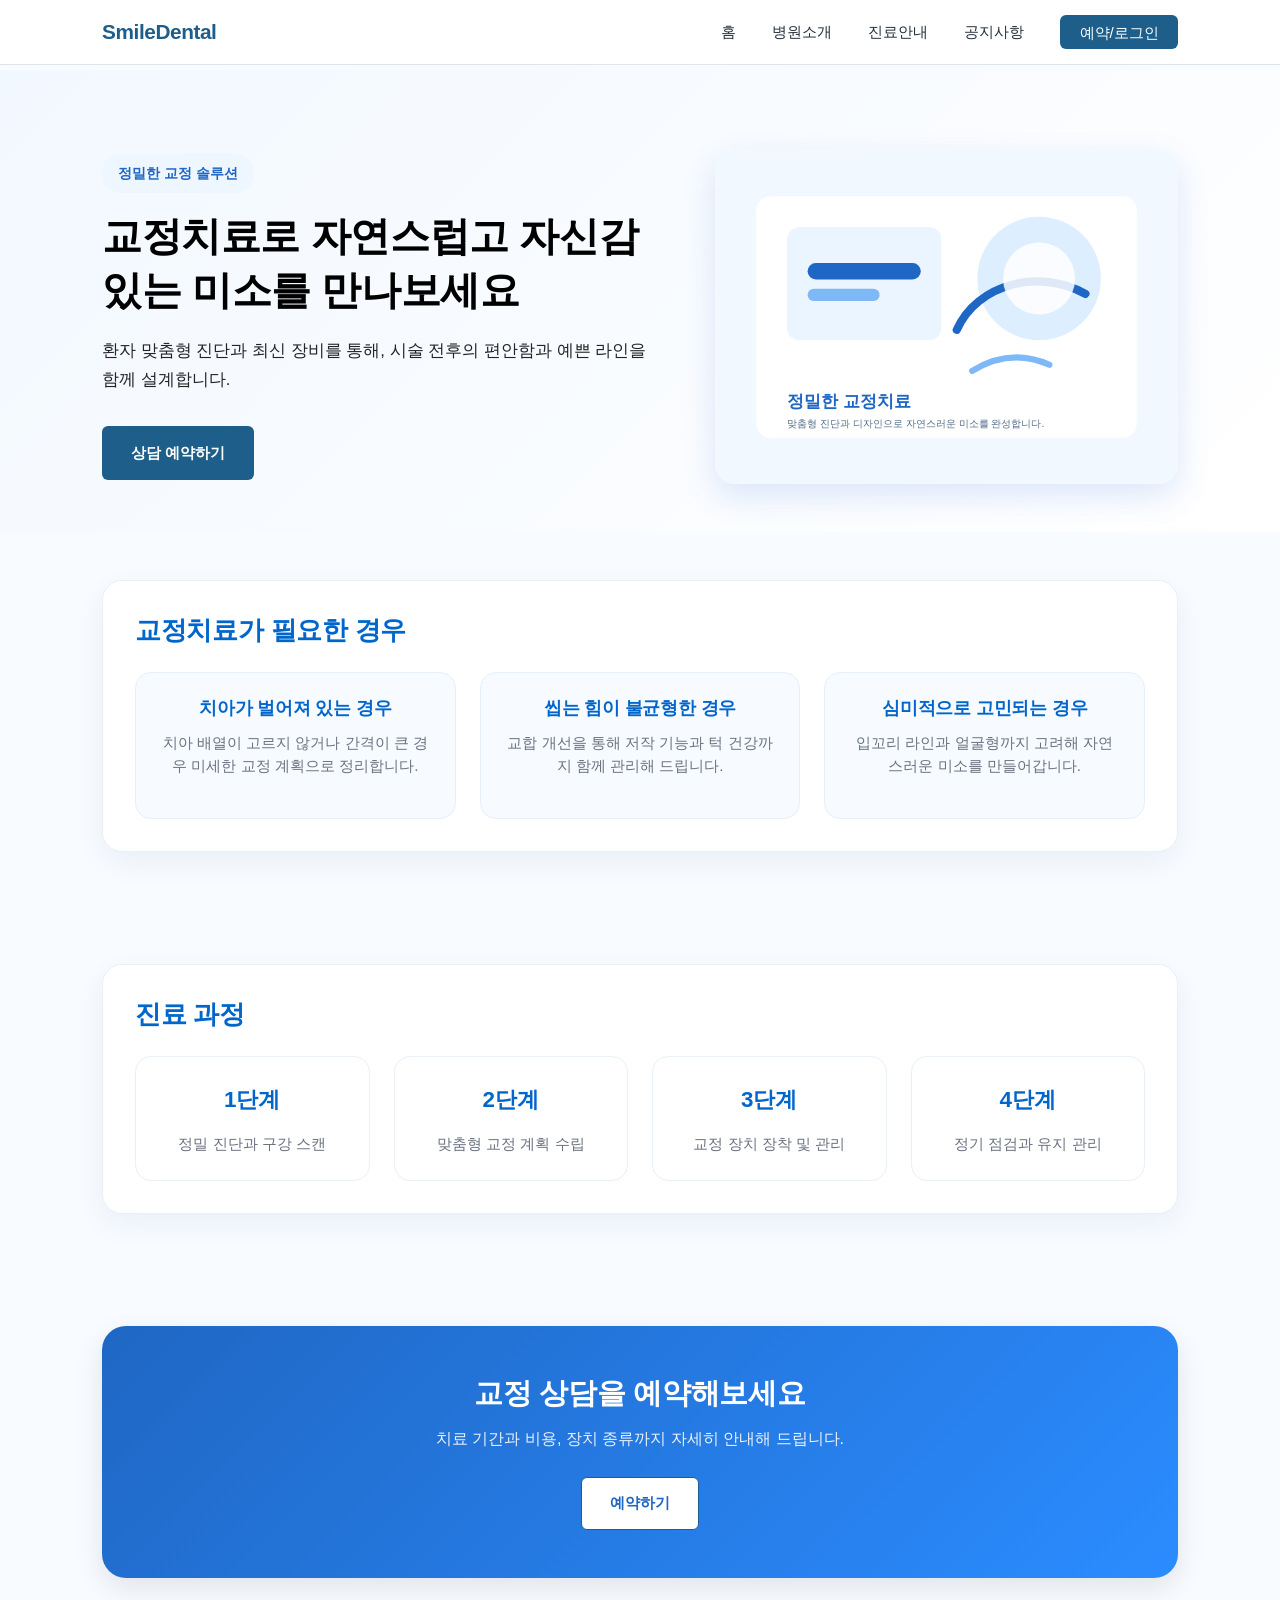
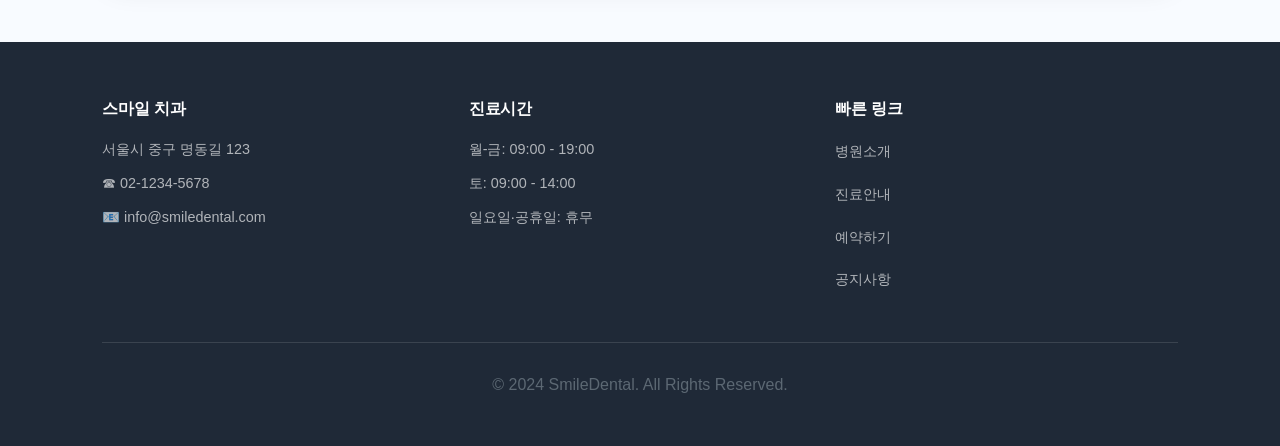
<file: orthodontics.html>
<!DOCTYPE html>
<html lang="ko">

<head>
    <meta charset="UTF-8" />
    <meta name="viewport" content="width=device-width, initial-scale=1.0" />
    <title>교정치료 | SmileDental</title>
    <link rel="stylesheet" href="./css/index.css" />
    <style>
        body {
            background: #f8fbff;
        }

        .page-hero {
            padding: 5rem 0 3rem;
            background: linear-gradient(135deg, #f2f8ff 0%, #ffffff 100%);
            margin-top: 70px;
        }

        .page-hero .hero-grid {
            display: grid;
            grid-template-columns: 1.1fr 0.9fr;
            gap: 3rem;
            align-items: center;
        }

        .page-hero img,
        .page-card img {
            width: 100%;
            height: auto;
            border-radius: 20px;
            object-fit: cover;
            display: block;
            box-shadow: 0 12px 32px rgba(31, 103, 214, 0.15);
        }

        .page-section {
            padding: 3rem 0 4rem;
        }

        .page-card {
            background: #fff;
            border: 1px solid #e8f0f8;
            border-radius: 20px;
            padding: 2rem;
            box-shadow: 0 10px 30px rgba(20, 66, 120, 0.06);
        }

        .page-card h2 {
            color: #0066cc;
            font-size: 1.6rem;
            margin-bottom: 1.5rem;
        }

        .page-card ul {
            list-style: none;
            padding: 0;
            display: grid;
            gap: 1rem;
        }

        .page-card li {
            padding-left: 2rem;
            position: relative;
            color: #4b5563;
            font-size: 1rem;
            line-height: 1.6;
        }

        .page-card li::before {
            content: '✓';
            position: absolute;
            left: 0;
            color: #0066cc;
            font-weight: bold;
            font-size: 1.2rem;
        }

        .feature-grid {
            display: grid;
            grid-template-columns: repeat(3, minmax(0, 1fr));
            gap: 1.5rem;
            margin-top: 1.5rem;
        }

        .feature-box {
            background: #f7fbff;
            border: 1px solid #e5f0fb;
            border-radius: 16px;
            padding: 1.5rem;
            text-align: center;
            transition: var(--transition-base);
            cursor: pointer;
        }

        .feature-box:hover {
            transform: translateY(-4px);
            box-shadow: var(--shadow-md);
            border-color: #0066cc;
            background: #f0f7ff;
        }

        .feature-box h3 {
            color: #0066cc;
            font-size: 1.1rem;
            margin-bottom: 0.75rem;
        }

        .feature-box p {
            color: #6b7280;
            font-size: 0.95rem;
            line-height: 1.5;
        }

        .pill {
            display: inline-block;
            background: #eef6ff;
            color: #1f67c4;
            border-radius: 999px;
            padding: 0.5rem 1rem;
            font-size: 0.85rem;
            font-weight: 600;
            margin-bottom: 1rem;
        }

        .steps {
            display: grid;
            grid-template-columns: repeat(4, minmax(0, 1fr));
            gap: 1.5rem;
            margin-top: 1.5rem;
        }

        .step-box {
            border: 1px solid #e8f0f8;
            border-radius: 16px;
            padding: 1.5rem;
            background: #fff;
            text-align: center;
            transition: var(--transition-base);
        }

        .step-box:hover {
            border-color: #0066cc;
            box-shadow: var(--shadow-md);
            transform: translateY(-4px);
        }

        .step-box strong {
            display: block;
            font-size: 1.4rem;
            color: #0066cc;
            margin-bottom: 0.75rem;
        }

        .step-box p {
            color: #6b7280;
            font-size: 0.95rem;
            margin: 0;
        }

        .cta-banner {
            background: linear-gradient(135deg, #1f67c4 0%, #2b8cff 100%);
            color: white;
            border-radius: 24px;
            padding: 3rem 2rem;
            text-align: center;
            box-shadow: var(--shadow-lg);
        }

        .cta-banner h2 {
            color: white;
            font-size: 1.8rem;
            margin-bottom: 0.75rem;
        }

        .cta-banner p {
            color: rgba(255, 255, 255, 0.9);
            font-size: 1rem;
            margin-bottom: 1.5rem;
        }


        @media (max-width: 900px) {
            .hamburger {
                display: flex;
            }

            .nav-menu {
                display: none;
                overflow: hidden;
                position: absolute;
                top: 62px;
                left: 0;
                right: 0;
                flex-direction: column;
                align-items: stretch;
                gap: 0.8rem;
                padding: 1rem 1.25rem 1.25rem;
                background: #fff;
                border-bottom: 1px solid #eee;
                box-shadow: 0 12px 24px rgba(0, 0, 0, 0.06);
                z-index: 100;
                max-height: 0;
                transition: max-height 0.25s ease;
            }

            .nav-menu.active {
                display: flex;
                max-height: 320px;
            }

            .nav-menu a {
                display: block;
                padding: 0.7rem 0;
            }

            .nav-menu .btn-login {
                text-align: center;
            }

            .page-hero .hero-grid,
            .feature-grid {
                grid-template-columns: 1fr;
            }

            .page-hero {
                padding: 3rem 0 2rem;
            }

            .page-card {
                padding: 1.5rem;
            }

            .cta-banner {
                padding: 2rem 1.5rem;
            }

            .page-hero {
                margin-top: 70px;
                padding: 2rem 0 1rem;
            }

            .page-card h2 {
                font-size: 1.3rem;
            }

            .cta-banner h2 {
                font-size: 1.4rem;
            }
        }

        @media (min-width:900px) {
            .nav-menu[hidden] {
                display: flex !important;
            }

            .hamburger {
                display: none;
            }
        }

        /* 진료안내 부모 위치 고정 */
        .nav-menu .dropdown {
            position: relative;
        }

        /* 서브메뉴 상자 디자인 및 '슬라이드 애니메이션' 준비 */
        .nav-menu .dropdown-menu {
            position: absolute;
            top: 100%;
            left: 50%;
            transform: translateX(-50%);
            background: #fff;
            box-shadow: 0 8px 24px rgba(0, 0, 0, 0.12);
            border: 1px solid #eee;
            border-radius: 8px;
            list-style: none;
            padding: 6px 0;
            margin: 4px 0 0 0;
            width: 140px;
            z-index: 100;

            /* 처음에는 높이 0, 투명도 0으로 완전히 숨김 */
            max-height: 0;
            opacity: 0;
            overflow: hidden;
            visibility: hidden;
            /* 마우스 올렸을 때 부드럽게 늘어나도록 transition 설정 */
            transition: max-height 0.3s ease, opacity 0.25s ease, visibility 0.25s;
        }

        /* 서브메뉴 내부 링크 기본 커스텀 */
        .nav-menu .dropdown-menu a {
            display: block;
            padding: 10px 14px;
            font-size: 0.95rem;
            border-radius: 0;
            text-align: center;
            transition: background 0.2s ease, color 0.2s ease;
        }

        /* 서브메뉴 각 항목에 마우스 올리면 파랗게 변하는 효과 */
        .nav-menu .dropdown-menu a:hover {
            background: #f4f9ff;
            color: var(--primary);
        }

        /* [핵심] 마우스를 올렸을 때(hover) 높이가 250px로 슥 늘어나며 슬라이드 다운됨 */
        @media (min-width: 900px) {
            .nav-menu .dropdown:hover .dropdown-menu {
                max-height: 250px;
                opacity: 1;
                visibility: visible;
            }
        }

        @media (max-width: 900px) {
            .nav-menu {
                display: none;
                overflow: hidden;
                position: absolute;
                top: 62px;
                left: 0;
                right: 0;
                flex-direction: column;
                align-items: stretch;
                gap: 0.8rem;
                padding: 1rem 1.25rem 1.25rem;
                background: #fff;
                border-bottom: 1px solid #eee;
                box-shadow: 0 12px 24px rgba(0, 0, 0, 0.06);
                z-index: 100;
                max-height: 0;
                transition: max-height 0.25s ease;
            }

            .nav-menu.active {
                display: flex;
                max-height: 480px;
                /* 서브메뉴 공간 확보를 위해 조절 */
            }

            /* 모바일 환경에서의 드롭다운 서브메뉴 스타일 구조 동기화 */
            .nav-menu .dropdown-menu {
                position: static;
                transform: none;
                box-shadow: none;
                border: none;
                width: 100%;
                padding: 0;
                margin: 4px 0;
                background: #fafbfc;
                max-height: none;
                opacity: 1;
                visibility: visible;
                display: block;
            }

            .nav-menu .dropdown-menu a {
                text-align: left;
                padding: 8px 24px;
            }

            .nav-menu a {
                display: block;
                padding: 0.7rem 0;
            }

            .nav-menu .btn-login {
                text-align: center;
            }
        }
    </style>
</head>

<body>

    <header class="header">
        <nav class="navbar" role="navigation" aria-label="주요">
            <div class="container">
                <div class="nav-wrapper">
                    <a href="index.html" class="logo"><span class="logo-text">SmileDental</span></a>
                    <button class="hamburger" id="hamburger" aria-controls="navMenu" aria-expanded="false"
                        aria-label="메뉴 열기" type="button"><span></span><span></span><span></span></button>
                    <ul class="nav-menu" id="navMenu">
                        <li><a href="index.html#home">홈</a></li>
                        <li><a href="index.html#about">병원소개</a></li>
                        <li class="dropdown">
                            <a href="index.html#services">진료안내</a>
                            <ul class="dropdown-menu">
                                <li><a href="orthodontics.html">교정치료</a></li>
                                <li><a href="prosthetics.html">심미보철</a></li>
                                <li><a href="periodontal.html">치주질환</a></li>
                                <li><a href="wisdom-tooth.html">사랑니</a></li>
                            </ul>
                        </li>
                        <li><a href="index.html#notice">공지사항</a></li>
                        <li><a href="login.html" class="btn-login">예약/로그인</a></li>
                    </ul>
                </div>
            </div>
        </nav>
    </header>

    <main>
        <section class="page-hero">
            <div class="container hero-grid">
                <div>
                    <span class="pill">정밀한 교정 솔루션</span>
                    <h1 class="hero-title">교정치료로 자연스럽고 자신감 있는 미소를 만나보세요</h1>
                    <p class="hero-subtitle">환자 맞춤형 진단과 최신 장비를 통해, 시술 전후의 편안함과 예쁜 라인을 함께 설계합니다.</p>
                    <a href="login.html" class="btn btn-primary">상담 예약하기</a>
                </div>
                <img src="./imgs/orthodontics.svg""
                    alt=" 교정치료 이미지" loading="lazy" />
            </div>
        </section>

        <section class="page-section">
            <div class="container">
                <div class="page-card">
                    <h2>교정치료가 필요한 경우</h2>
                    <div class="feature-grid">
                        <div class="feature-box">
                            <h3>치아가 벌어져 있는 경우</h3>
                            <p>치아 배열이 고르지 않거나 간격이 큰 경우 미세한 교정 계획으로 정리합니다.</p>
                        </div>
                        <div class="feature-box">
                            <h3>씹는 힘이 불균형한 경우</h3>
                            <p>교합 개선을 통해 저작 기능과 턱 건강까지 함께 관리해 드립니다.</p>
                        </div>
                        <div class="feature-box">
                            <h3>심미적으로 고민되는 경우</h3>
                            <p>입꼬리 라인과 얼굴형까지 고려해 자연스러운 미소를 만들어갑니다.</p>
                        </div>
                    </div>
                </div>
            </div>
        </section>

        <section class="page-section">
            <div class="container">
                <div class="page-card">
                    <h2>진료 과정</h2>
                    <div class="steps">
                        <div class="step-box">
                            <strong>1단계</strong>
                            <p>정밀 진단과 구강 스캔</p>
                        </div>
                        <div class="step-box">
                            <strong>2단계</strong>
                            <p>맞춤형 교정 계획 수립</p>
                        </div>
                        <div class="step-box">
                            <strong>3단계</strong>
                            <p>교정 장치 장착 및 관리</p>
                        </div>
                        <div class="step-box">
                            <strong>4단계</strong>
                            <p>정기 점검과 유지 관리</p>
                        </div>
                    </div>
                </div>
            </div>
        </section>

        <section class="page-section">
            <div class="container">
                <div class="cta-banner">
                    <h2>교정 상담을 예약해보세요</h2>
                    <p>치료 기간과 비용, 장치 종류까지 자세히 안내해 드립니다.</p>
                    <a href="login.html" class="btn btn-secondary" style="background:white;color:#1f67c4;">예약하기</a>
                </div>
            </div>
        </section>
    </main>

    <footer class="footer" role="contentinfo">
        <div class="container">
            <div class="footer-content" style="display:flex;gap:24px;flex-wrap:wrap;">
                <div class="footer-section" style="flex:1;min-width:200px;">
                    <h4>스마일 치과</h4>
                    <p>서울시 중구 명동길 123</p>
                    <p>☎ 02-1234-5678</p>
                    <p>📧 info@smiledental.com</p>
                </div>
                <div class="footer-section" style="flex:1;min-width:200px;">
                    <h4>진료시간</h4>
                    <p>월-금: 09:00 - 19:00</p>
                    <p>토: 09:00 - 14:00</p>
                    <p>일요일·공휴일: 휴무</p>
                </div>
                <div class="footer-section" style="flex:1;min-width:200px;">
                    <h4>빠른 링크</h4>
                    <ul style="padding-left:0;list-style:none;margin:0;display:flex;flex-direction:column;gap:6px;">
                        <li><a href="index.html#about">병원소개</a></li>
                        <li><a href="index.html#services">진료안내</a></li>
                        <li><a href="login.html">예약하기</a></li>
                        <li><a href="index.html#notice">공지사항</a></li>
                    </ul>
                </div>
            </div>
            <div class="footer-bottom" style="margin-top:16px;text-align:center;">
                <p>&copy; 2024 SmileDental. All Rights Reserved.</p>
            </div>
        </div>
    </footer>

    <script>
        const hamburger = document.getElementById('hamburger');
        const navMenu = document.getElementById('navMenu');
        if (hamburger && navMenu) {
            const toggleMenu = (shouldOpen) => {
                const open = typeof shouldOpen === 'boolean' ? shouldOpen : !navMenu.classList.contains('active');
                navMenu.classList.toggle('active', open);
                hamburger.classList.toggle('active', open);
                hamburger.setAttribute('aria-expanded', String(open));
                hamburger.setAttribute('aria-label', open ? '메뉴 닫기' : '메뉴 열기');
                if (hamburger.setAttribute(open)) {
                    if (open) {
                        navMenu.removeAttribute("hidden");
                    } else {
                        navMenu.setAttribute("hidden", "");
                    }
                }
            };

            hamburger.addEventListener("click", () => toggleMenu());

            navMenu.querySelectorAll("a").forEach((link) => {
                // 드롭다운 내부 링크 클릭이 아닐 때만 토글 처리하도록 유연하게 우회
                if (!link.closest('.dropdown-menu')) {
                    link.addEventListener("click", () => toggleMenu(false));
                }
            });

            document.addEventListener('keydown', (event) => {
                if (event.key === 'Escape' && !navMenu.hasAttribute('hidden')) {
                    toggleMenu(false);
                    hamburger.focus();
                }
            });
            window.addEventListener('resize', () => {
                if (window.innerWidth > 768) {
                    toggleMenu(false);
                }
            });

            // 완전하게 복구된 escapeHtml 로직
            function escapeHtml(str) {
                return String(str).replace(/[&<>"']/g, s => ({
                    '&': '&amp;',
                    '<': '&lt;',
                    '>': '&gt;',
                    '"': '&quot;',
                    "'": '&#39;'
                }[s]));
            }
        }
    </script>
</body>

</html>
</file>
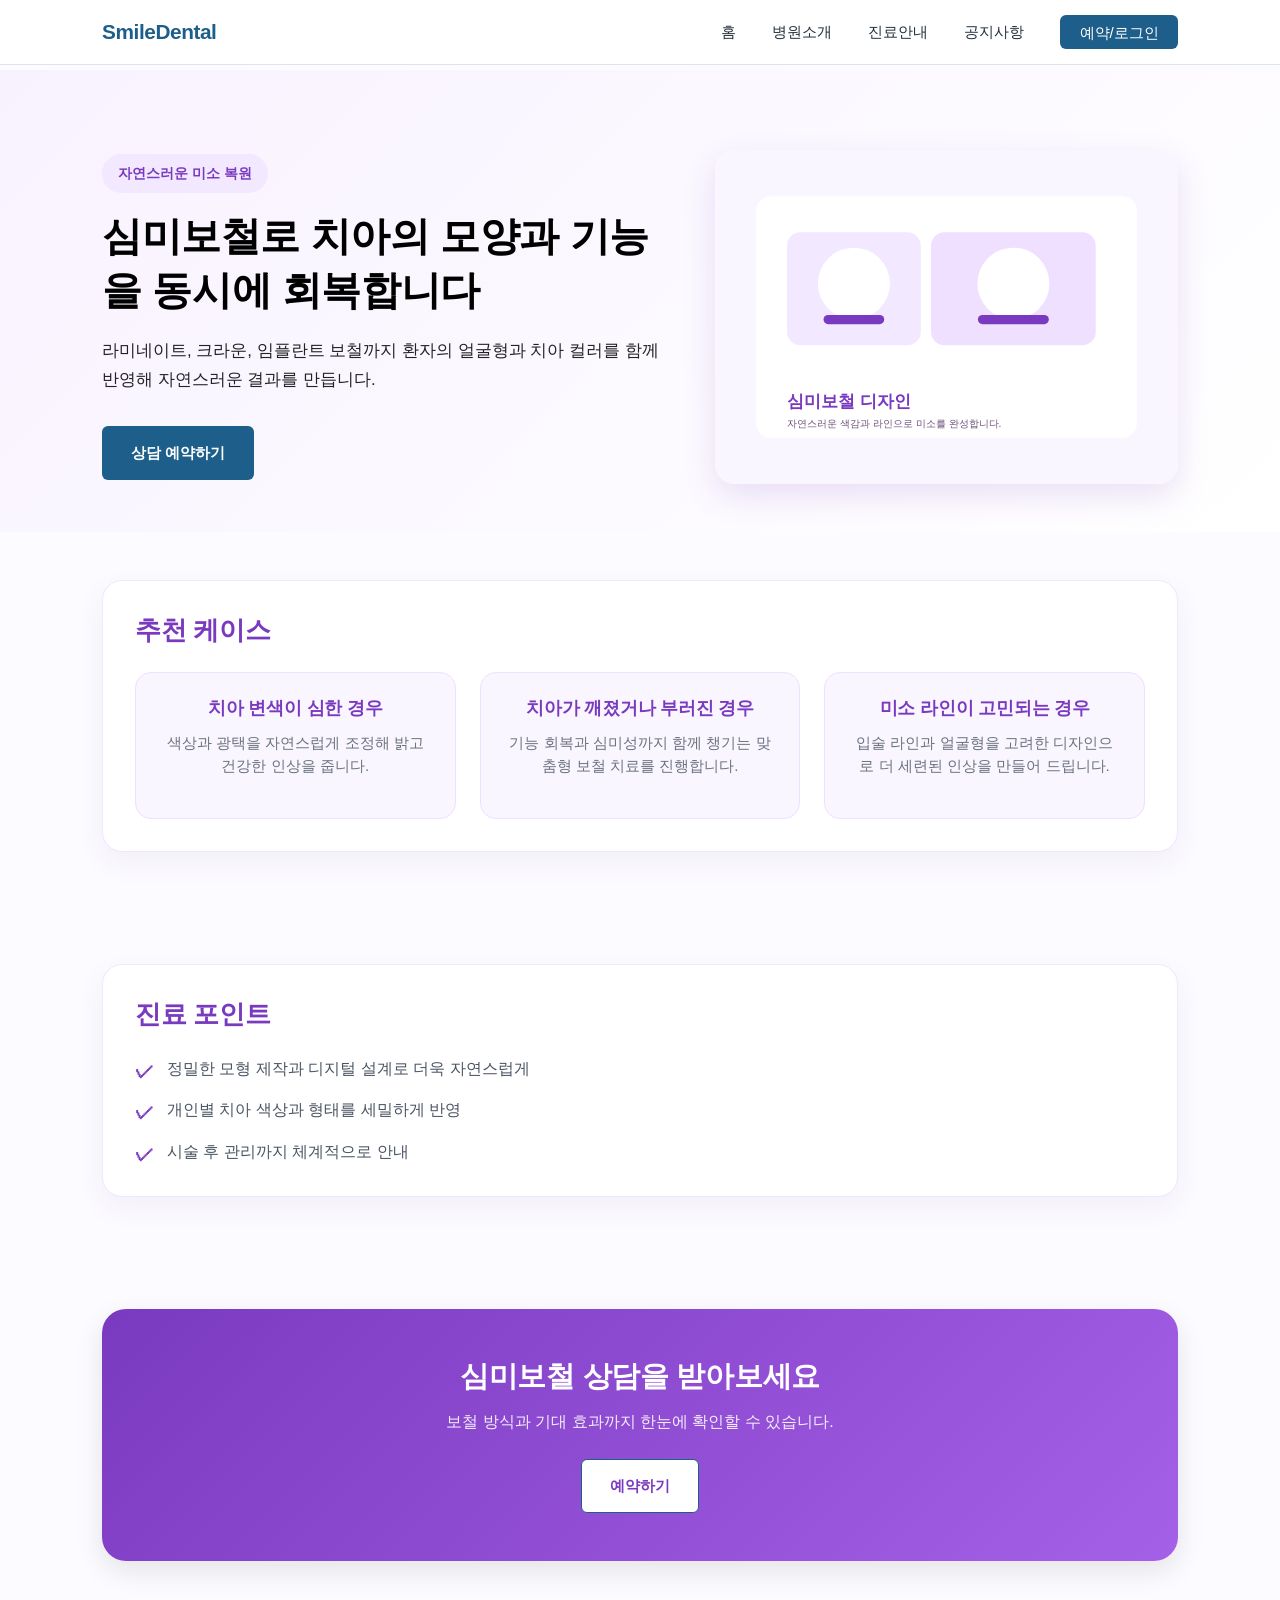
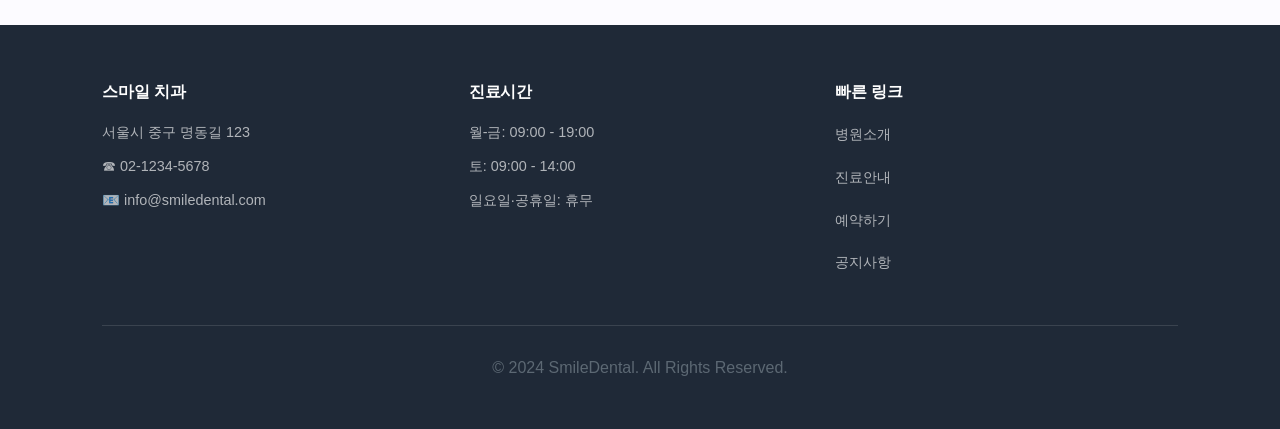
<file: prosthetics.html>
<!DOCTYPE html>
<html lang="ko">

<head>
    <meta charset="UTF-8" />
    <meta name="viewport" content="width=device-width, initial-scale=1.0" />
    <title>심미보철 | SmileDental</title>
    <link rel="stylesheet" href="./css/index.css" />
    <style>
        body {
            background: #fcfbff;
        }

        .page-hero {
            padding: 5rem 0 3rem;
            background: linear-gradient(135deg, #f8f2ff 0%, #ffffff 100%);
            margin-top: 70px;
        }

        .page-hero .hero-grid {
            display: grid;
            grid-template-columns: 1.1fr 0.9fr;
            gap: 3rem;
            align-items: center;
        }

        .page-hero img,
        .page-card img {
            width: 100%;
            height: auto;
            border-radius: 20px;
            object-fit: cover;
            display: block;
            box-shadow: 0 12px 32px rgba(122, 58, 191, 0.15);
        }

        .page-section {
            padding: 3rem 0 4rem;
        }

        .page-card {
            background: #fff;
            border: 1px solid #efe6ff;
            border-radius: 20px;
            padding: 2rem;
            box-shadow: 0 10px 30px rgba(91, 47, 143, 0.06);
        }

        .page-card h2 {
            color: #7a3abf;
            font-size: 1.6rem;
            margin-bottom: 1.5rem;
        }

        .page-card ul {
            list-style: none;
            padding: 0;
            display: grid;
            gap: 1rem;
        }

        .page-card li {
            padding-left: 2rem;
            position: relative;
            color: #4b5563;
            font-size: 1rem;
            line-height: 1.6;
        }

        .page-card li::before {
            content: '✓';
            position: absolute;
            left: 0;
            color: #7a3abf;
            font-weight: bold;
            font-size: 1.2rem;
        }

        .feature-grid {
            display: grid;
            grid-template-columns: repeat(3, minmax(0, 1fr));
            gap: 1.5rem;
            margin-top: 1.5rem;
        }

        .feature-box {
            background: #faf6ff;
            border: 1px solid #eee0ff;
            border-radius: 16px;
            padding: 1.5rem;
            text-align: center;
            transition: var(--transition-base);
            cursor: pointer;
        }

        .feature-box:hover {
            transform: translateY(-4px);
            box-shadow: var(--shadow-md);
            border-color: #7a3abf;
            background: #f5ecff;
        }

        .feature-box h3 {
            color: #7a3abf;
            font-size: 1.1rem;
            margin-bottom: 0.75rem;
        }

        .feature-box p {
            color: #6b7280;
            font-size: 0.95rem;
            line-height: 1.5;
        }

        .pill {
            display: inline-block;
            background: #f2e8ff;
            color: #7a3abf;
            border-radius: 999px;
            padding: 0.5rem 1rem;
            font-size: 0.85rem;
            font-weight: 600;
            margin-bottom: 1rem;
        }

        .cta-banner {
            background: linear-gradient(135deg, #7a3abf 0%, #a560e8 100%);
            color: white;
            border-radius: 24px;
            padding: 3rem 2rem;
            text-align: center;
            box-shadow: var(--shadow-lg);
        }

        .cta-banner h2 {
            color: white;
            font-size: 1.8rem;
            margin-bottom: 0.75rem;
        }

        .cta-banner p {
            color: rgba(255, 255, 255, 0.9);
            font-size: 1rem;
            margin-bottom: 1.5rem;
        }

        @media (max-width: 900px) {
            .hamburger {
                display: flex;
            }

            .nav-menu {
                display: none;
                overflow: hidden;
                position: absolute;
                top: 62px;
                left: 0;
                right: 0;
                flex-direction: column;
                align-items: stretch;
                gap: 0.8rem;
                padding: 1rem 1.25rem 1.25rem;
                background: #fff;
                border-bottom: 1px solid #eee;
                box-shadow: 0 12px 24px rgba(0, 0, 0, 0.06);
                z-index: 100;
                max-height: 0;
                transition: max-height 0.25s ease;
            }

            .nav-menu.active {
                display: flex;
                max-height: 320px;
            }

            .nav-menu a {
                display: block;
                padding: 0.7rem 0;
            }

            .nav-menu .btn-login {
                text-align: center;
            }

            .page-hero .hero-grid,
            .feature-grid {
                grid-template-columns: 1fr;
            }

            .page-hero {
                padding: 3rem 0 2rem;
            }

            .page-card {
                padding: 1.5rem;
            }

            .cta-banner {
                padding: 2rem 1.5rem;
            }

            .page-hero {
                margin-top: 70px;
                padding: 2rem 0 1rem;
            }

            .page-card h2 {
                font-size: 1.3rem;
            }

            .cta-banner h2 {
                font-size: 1.4rem;
            }
        }

        @media (min-width:900px) {
            .nav-menu[hidden] {
                display: flex !important;
            }

            .hamburger {
                display: none;
            }
        }

        /* 진료안내 부모 위치 고정 */
        .nav-menu .dropdown {
            position: relative;
        }

        /* 서브메뉴 상자 디자인 및 '슬라이드 애니메이션' 준비 */
        .nav-menu .dropdown-menu {
            position: absolute;
            top: 100%;
            left: 50%;
            transform: translateX(-50%);
            background: #fff;
            box-shadow: 0 8px 24px rgba(0, 0, 0, 0.12);
            border: 1px solid #eee;
            border-radius: 8px;
            list-style: none;
            padding: 6px 0;
            margin: 4px 0 0 0;
            width: 140px;
            z-index: 100;

            /* 처음에는 높이 0, 투명도 0으로 완전히 숨김 */
            max-height: 0;
            opacity: 0;
            overflow: hidden;
            visibility: hidden;
            /* 마우스 올렸을 때 부드럽게 늘어나도록 transition 설정 */
            transition: max-height 0.3s ease, opacity 0.25s ease, visibility 0.25s;
        }

        /* 서브메뉴 내부 링크 기본 커스텀 */
        .nav-menu .dropdown-menu a {
            display: block;
            padding: 10px 14px;
            font-size: 0.95rem;
            border-radius: 0;
            text-align: center;
            transition: background 0.2s ease, color 0.2s ease;
        }

        /* 서브메뉴 각 항목에 마우스 올리면 파랗게 변하는 효과 */
        .nav-menu .dropdown-menu a:hover {
            background: #f4f9ff;
            color: var(--primary);
        }

        /* [핵심] 마우스를 올렸을 때(hover) 높이가 250px로 슥 늘어나며 슬라이드 다운됨 */
        @media (min-width: 900px) {
            .nav-menu .dropdown:hover .dropdown-menu {
                max-height: 250px;
                opacity: 1;
                visibility: visible;
            }
        }

        @media (max-width: 900px) {
            .nav-menu {
                display: none;
                overflow: hidden;
                position: absolute;
                top: 62px;
                left: 0;
                right: 0;
                flex-direction: column;
                align-items: stretch;
                gap: 0.8rem;
                padding: 1rem 1.25rem 1.25rem;
                background: #fff;
                border-bottom: 1px solid #eee;
                box-shadow: 0 12px 24px rgba(0, 0, 0, 0.06);
                z-index: 100;
                max-height: 0;
                transition: max-height 0.25s ease;
            }

            .nav-menu.active {
                display: flex;
                max-height: 480px;
                /* 서브메뉴 공간 확보를 위해 조절 */
            }

            /* 모바일 환경에서의 드롭다운 서브메뉴 스타일 구조 동기화 */
            .nav-menu .dropdown-menu {
                position: static;
                transform: none;
                box-shadow: none;
                border: none;
                width: 100%;
                padding: 0;
                margin: 4px 0;
                background: #fafbfc;
                max-height: none;
                opacity: 1;
                visibility: visible;
                display: block;
            }

            .nav-menu .dropdown-menu a {
                text-align: left;
                padding: 8px 24px;
            }

            .nav-menu a {
                display: block;
                padding: 0.7rem 0;
            }

            .nav-menu .btn-login {
                text-align: center;
            }
        }
    </style>
</head>

<body>
    <header class="header">
        <nav class="navbar" role="navigation" aria-label="주요">
            <div class="container">
                <div class="nav-wrapper">
                    <a href="index.html" class="logo"><span class="logo-text">SmileDental</span></a>
                    <button class="hamburger" id="hamburger" aria-controls="navMenu" aria-expanded="false"
                        aria-label="메뉴 열기" type="button"><span></span><span></span><span></span></button>
                    <ul class="nav-menu" id="navMenu">
                        <li><a href="index.html#home">홈</a></li>
                        <li><a href="index.html#about">병원소개</a></li>
                        <li class="dropdown">
                            <a href="index.html#services">진료안내</a>
                            <ul class="dropdown-menu">
                                <li><a href="orthodontics.html">교정치료</a></li>
                                <li><a href="prosthetics.html">심미보철</a></li>
                                <li><a href="periodontal.html">치주질환</a></li>
                                <li><a href="wisdom-tooth.html">사랑니</a></li>
                            </ul>
                        </li>
                        <li><a href="index.html#notice">공지사항</a></li>
                        <li><a href="login.html" class="btn-login">예약/로그인</a></li>
                    </ul>
                </div>
            </div>
        </nav>
    </header>

    <main>
        <section class="page-hero">
            <div class="container hero-grid">
                <div>
                    <span class="pill">자연스러운 미소 복원</span>
                    <h1 class="hero-title">심미보철로 치아의 모양과 기능을 동시에 회복합니다</h1>
                    <p class="hero-subtitle">라미네이트, 크라운, 임플란트 보철까지 환자의 얼굴형과 치아 컬러를 함께 반영해 자연스러운 결과를 만듭니다.</p>
                    <a href="login.html" class="btn btn-primary">상담 예약하기</a>
                </div>
                <img src="./imgs/prosthetics.svg" alt="심미보철 이미지" loading="lazy" />
            </div>
        </section>

        <section class="page-section">
            <div class="container">
                <div class="page-card">
                    <h2>추천 케이스</h2>
                    <div class="feature-grid">
                        <div class="feature-box">
                            <h3>치아 변색이 심한 경우</h3>
                            <p>색상과 광택을 자연스럽게 조정해 밝고 건강한 인상을 줍니다.</p>
                        </div>
                        <div class="feature-box">
                            <h3>치아가 깨졌거나 부러진 경우</h3>
                            <p>기능 회복과 심미성까지 함께 챙기는 맞춤형 보철 치료를 진행합니다.</p>
                        </div>
                        <div class="feature-box">
                            <h3>미소 라인이 고민되는 경우</h3>
                            <p>입술 라인과 얼굴형을 고려한 디자인으로 더 세련된 인상을 만들어 드립니다.</p>
                        </div>
                    </div>
                </div>
            </div>
        </section>

        <section class="page-section">
            <div class="container">
                <div class="page-card">
                    <h2>진료 포인트</h2>
                    <ul>
                        <li>정밀한 모형 제작과 디지털 설계로 더욱 자연스럽게</li>
                        <li>개인별 치아 색상과 형태를 세밀하게 반영</li>
                        <li>시술 후 관리까지 체계적으로 안내</li>
                    </ul>
                </div>
            </div>
        </section>

        <section class="page-section">
            <div class="container">
                <div class="cta-banner">
                    <h2>심미보철 상담을 받아보세요</h2>
                    <p>보철 방식과 기대 효과까지 한눈에 확인할 수 있습니다.</p>
                    <a href="login.html" class="btn btn-secondary" style="background:white;color:#7a3abf;">예약하기</a>
                </div>
            </div>
        </section>
    </main>

    <footer class="footer" role="contentinfo">
        <div class="container">
            <div class="footer-content" style="display:flex;gap:24px;flex-wrap:wrap;">
                <div class="footer-section" style="flex:1;min-width:200px;">
                    <h4>스마일 치과</h4>
                    <p>서울시 중구 명동길 123</p>
                    <p>☎ 02-1234-5678</p>
                    <p>📧 info@smiledental.com</p>
                </div>
                <div class="footer-section" style="flex:1;min-width:200px;">
                    <h4>진료시간</h4>
                    <p>월-금: 09:00 - 19:00</p>
                    <p>토: 09:00 - 14:00</p>
                    <p>일요일·공휴일: 휴무</p>
                </div>
                <div class="footer-section" style="flex:1;min-width:200px;">
                    <h4>빠른 링크</h4>
                    <ul style="padding-left:0;list-style:none;margin:0;display:flex;flex-direction:column;gap:6px;">
                        <li><a href="index.html#about">병원소개</a></li>
                        <li><a href="index.html#services">진료안내</a></li>
                        <li><a href="login.html">예약하기</a></li>
                        <li><a href="index.html#notice">공지사항</a></li>
                    </ul>
                </div>
            </div>
            <div class="footer-bottom" style="margin-top:16px;text-align:center;">
                <p>&copy; 2024 SmileDental. All Rights Reserved.</p>
            </div>
        </div>
    </footer>

    <script>
        const hamburger = document.getElementById('hamburger');
        const navMenu = document.getElementById('navMenu');
        if (hamburger && navMenu) {
            const toggleMenu = (shouldOpen) => {
                const open = typeof shouldOpen === 'boolean' ? shouldOpen : !navMenu.classList.contains('active');
                navMenu.classList.toggle('active', open);
                hamburger.classList.toggle('active', open);
                hamburger.setAttribute('aria-expanded', String(open));
                hamburger.setAttribute('aria-label', open ? '메뉴 닫기' : '메뉴 열기');
                if (hamburger.setAttribute(open)) {
                    if (open) {
                        navMenu.removeAttribute("hidden");
                    } else {
                        navMenu.setAttribute("hidden", "");
                    }
                }
            };

            hamburger.addEventListener('click', () => toggleMenu());
            navMenu.querySelectorAll('a').forEach((link) => {
                link.addEventListener('click', () => toggleMenu(false));
            });
            document.addEventListener('keydown', (event) => {
                if (event.key === 'Escape' && !navMenu.hasAttribute('hidden')) {
                    toggleMenu(false);
                    hamburger.focus();
                }
            });

        }
    </script>
</body>

</html>
</file>
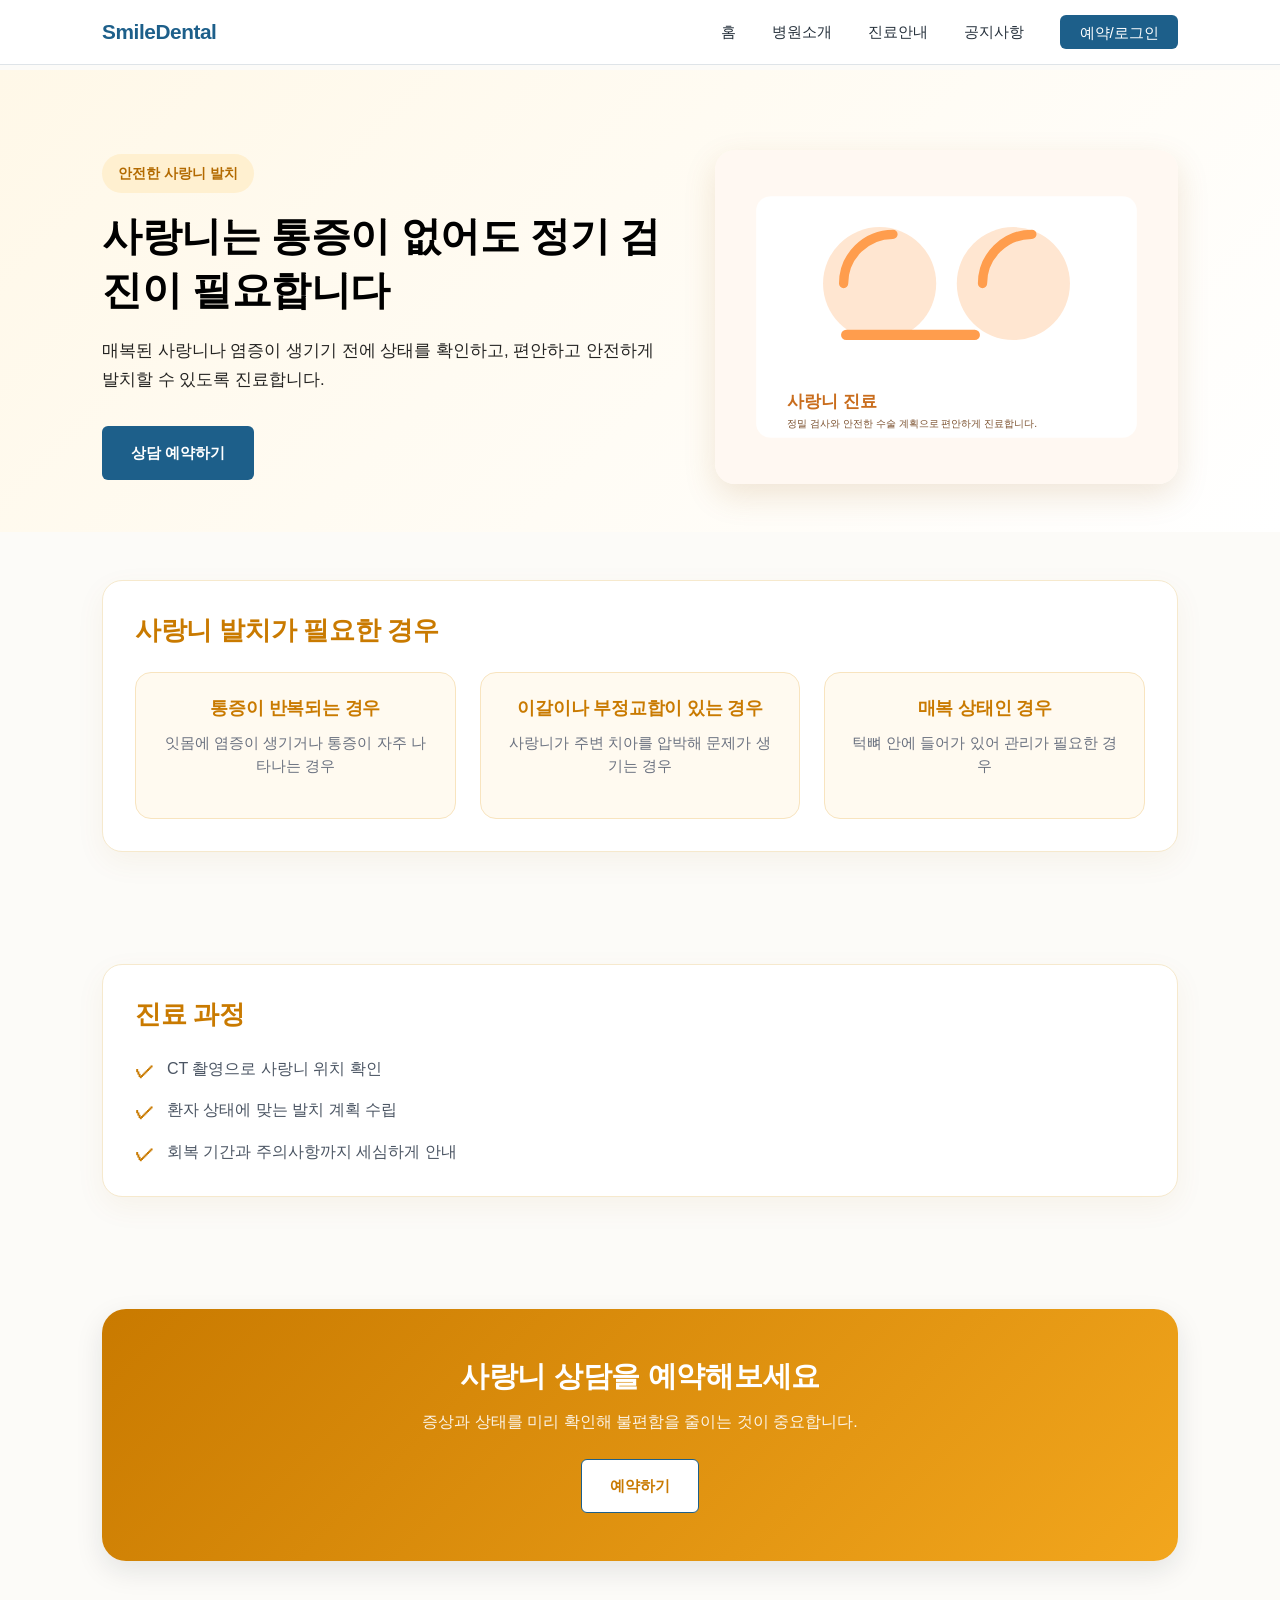
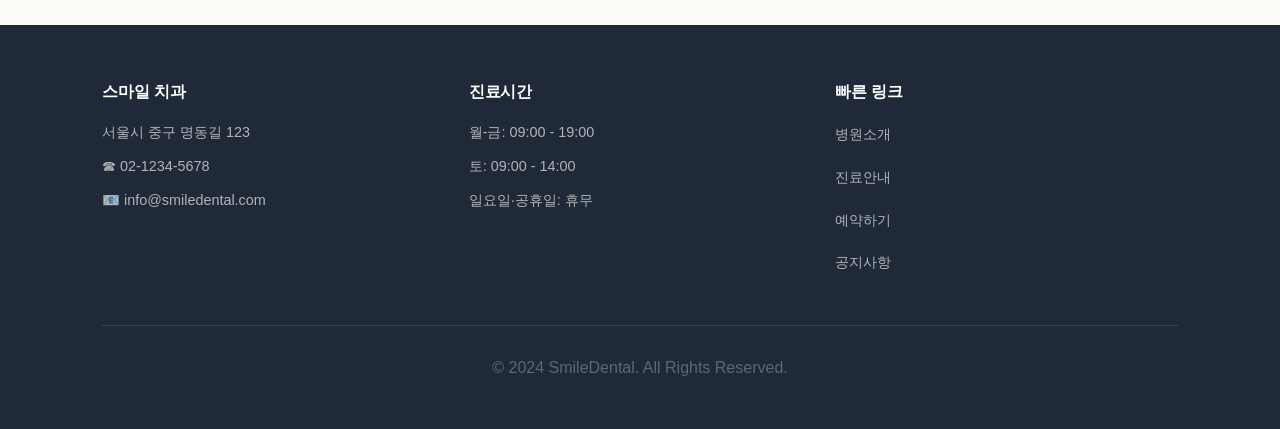
<file: wisdom-tooth.html>
<!DOCTYPE html>
<html lang="ko">

<head>
    <meta charset="UTF-8" />
    <meta name="viewport" content="width=device-width, initial-scale=1.0" />
    <title>사랑니 | SmileDental</title>
    <link rel="stylesheet" href="./css/index.css" />
    <style>
        body {
            background: #fcfbf8;
        }

        .page-hero {
            padding: 5rem 0 3rem;
            background: linear-gradient(135deg, #fff8e8 0%, #ffffff 100%);
            margin-top: 70px;
        }

        .page-hero .hero-grid {
            display: grid;
            grid-template-columns: 1.1fr 0.9fr;
            gap: 3rem;
            align-items: center;
        }

        .page-hero img,
        .page-card img {
            width: 100%;
            height: auto;
            border-radius: 20px;
            object-fit: cover;
            display: block;
            box-shadow: 0 12px 32px rgba(151, 96, 23, 0.15);
        }

        .page-section {
            padding: 3rem 0 4rem;
        }

        .page-card {
            background: #fff;
            border: 1px solid #f6e9cd;
            border-radius: 20px;
            padding: 2rem;
            box-shadow: 0 10px 30px rgba(151, 96, 23, 0.06);
        }

        .page-card h2 {
            color: #c97a00;
            font-size: 1.6rem;
            margin-bottom: 1.5rem;
        }

        .page-card ul {
            list-style: none;
            padding: 0;
            display: grid;
            gap: 1rem;
        }

        .page-card li {
            padding-left: 2rem;
            position: relative;
            color: #4b5563;
            font-size: 1rem;
            line-height: 1.6;
        }

        .page-card li::before {
            content: '✓';
            position: absolute;
            left: 0;
            color: #c97a00;
            font-weight: bold;
            font-size: 1.2rem;
        }

        .feature-grid {
            display: grid;
            grid-template-columns: repeat(3, minmax(0, 1fr));
            gap: 1.5rem;
            margin-top: 1.5rem;
        }

        .feature-box {
            background: #fffaf0;
            border: 1px solid #f8e4bf;
            border-radius: 16px;
            padding: 1.5rem;
            text-align: center;
            transition: var(--transition-base);
            cursor: pointer;
        }

        .feature-box:hover {
            transform: translateY(-4px);
            box-shadow: var(--shadow-md);
            border-color: #c97a00;
            background: #fffaf0;
        }

        .feature-box h3 {
            color: #c97a00;
            font-size: 1.1rem;
            margin-bottom: 0.75rem;
        }

        .feature-box p {
            color: #6b7280;
            font-size: 0.95rem;
            line-height: 1.5;
        }

        .pill {
            display: inline-block;
            background: #fff0d0;
            color: #b36a00;
            border-radius: 999px;
            padding: 0.5rem 1rem;
            font-size: 0.85rem;
            font-weight: 600;
            margin-bottom: 1rem;
        }

        .cta-banner {
            background: linear-gradient(135deg, #c97a00 0%, #f2a61d 100%);
            color: white;
            border-radius: 24px;
            padding: 3rem 2rem;
            text-align: center;
            box-shadow: var(--shadow-lg);
        }

        .cta-banner h2 {
            color: white;
            font-size: 1.8rem;
            margin-bottom: 0.75rem;
        }

        .cta-banner p {
            color: rgba(255, 255, 255, 0.9);
            font-size: 1rem;
            margin-bottom: 1.5rem;
        }


        @media (max-width: 900px) {
            .hamburger {
                display: flex;
            }

            .nav-menu {
                display: none;
                overflow: hidden;
                position: absolute;
                top: 62px;
                left: 0;
                right: 0;
                flex-direction: column;
                align-items: stretch;
                gap: 0.8rem;
                padding: 1rem 1.25rem 1.25rem;
                background: #fff;
                border-bottom: 1px solid #eee;
                box-shadow: 0 12px 24px rgba(0, 0, 0, 0.06);
                z-index: 100;
                max-height: 0;
                transition: max-height 0.25s ease;
            }

            .nav-menu.active {
                display: flex;
                max-height: 320px;
            }

            .nav-menu a {
                display: block;
                padding: 0.7rem 0;
            }

            .nav-menu .btn-login {
                text-align: center;
            }

            .page-hero .hero-grid,
            .feature-grid {
                grid-template-columns: 1fr;
            }

            .page-hero {
                padding: 3rem 0 2rem;
            }

            .page-card {
                padding: 1.5rem;
            }

            .cta-banner {
                padding: 2rem 1.5rem;
            }

            .page-hero {
                margin-top: 70px;
                padding: 2rem 0 1rem;
            }

            .page-card h2 {
                font-size: 1.3rem;
            }

            .cta-banner h2 {
                font-size: 1.4rem;
            }
        }

        @media (min-width:900px) {
            .nav-menu[hidden] {
                display: flex !important;
            }

            .hamburger {
                display: none;
            }
        }

        /* 진료안내 부모 위치 고정 */
        .nav-menu .dropdown {
            position: relative;
        }

        /* 서브메뉴 상자 디자인 및 '슬라이드 애니메이션' 준비 */
        .nav-menu .dropdown-menu {
            position: absolute;
            top: 100%;
            left: 50%;
            transform: translateX(-50%);
            background: #fff;
            box-shadow: 0 8px 24px rgba(0, 0, 0, 0.12);
            border: 1px solid #eee;
            border-radius: 8px;
            list-style: none;
            padding: 6px 0;
            margin: 4px 0 0 0;
            width: 140px;
            z-index: 100;

            /* 처음에는 높이 0, 투명도 0으로 완전히 숨김 */
            max-height: 0;
            opacity: 0;
            overflow: hidden;
            visibility: hidden;
            /* 마우스 올렸을 때 부드럽게 늘어나도록 transition 설정 */
            transition: max-height 0.3s ease, opacity 0.25s ease, visibility 0.25s;
        }

        /* 서브메뉴 내부 링크 기본 커스텀 */
        .nav-menu .dropdown-menu a {
            display: block;
            padding: 10px 14px;
            font-size: 0.95rem;
            border-radius: 0;
            text-align: center;
            transition: background 0.2s ease, color 0.2s ease;
        }

        /* 서브메뉴 각 항목에 마우스 올리면 파랗게 변하는 효과 */
        .nav-menu .dropdown-menu a:hover {
            background: #f4f9ff;
            color: var(--primary);
        }

        /* [핵심] 마우스를 올렸을 때(hover) 높이가 250px로 슥 늘어나며 슬라이드 다운됨 */
        @media (min-width: 900px) {
            .nav-menu .dropdown:hover .dropdown-menu {
                max-height: 250px;
                opacity: 1;
                visibility: visible;
            }
        }

        @media (max-width: 900px) {
            .nav-menu {
                display: none;
                overflow: hidden;
                position: absolute;
                top: 62px;
                left: 0;
                right: 0;
                flex-direction: column;
                align-items: stretch;
                gap: 0.8rem;
                padding: 1rem 1.25rem 1.25rem;
                background: #fff;
                border-bottom: 1px solid #eee;
                box-shadow: 0 12px 24px rgba(0, 0, 0, 0.06);
                z-index: 100;
                max-height: 0;
                transition: max-height 0.25s ease;
            }

            .nav-menu.active {
                display: flex;
                max-height: 480px;
                /* 서브메뉴 공간 확보를 위해 조절 */
            }

            /* 모바일 환경에서의 드롭다운 서브메뉴 스타일 구조 동기화 */
            .nav-menu .dropdown-menu {
                position: static;
                transform: none;
                box-shadow: none;
                border: none;
                width: 100%;
                padding: 0;
                margin: 4px 0;
                background: #fafbfc;
                max-height: none;
                opacity: 1;
                visibility: visible;
                display: block;
            }

            .nav-menu .dropdown-menu a {
                text-align: left;
                padding: 8px 24px;
            }

            .nav-menu a {
                display: block;
                padding: 0.7rem 0;
            }

            .nav-menu .btn-login {
                text-align: center;
            }
        }
    </style>
</head>

<body>
    <header class="header">
        <nav class="navbar" role="navigation" aria-label="주요">
            <div class="container">
                <div class="nav-wrapper">
                    <a href="index.html" class="logo"><span class="logo-text">SmileDental</span></a>
                    <button class="hamburger" id="hamburger" aria-controls="navMenu" aria-expanded="false"
                        aria-label="메뉴 열기" type="button"><span></span><span></span><span></span></button>
                    <ul class="nav-menu" id="navMenu">
                        <li><a href="index.html#home">홈</a></li>
                        <li><a href="index.html#about">병원소개</a></li>
                        <li class="dropdown">
                            <a href="index.html#services">진료안내</a>
                            <ul class="dropdown-menu">
                                <li><a href="orthodontics.html">교정치료</a></li>
                                <li><a href="prosthetics.html">심미보철</a></li>
                                <li><a href="periodontal.html">치주질환</a></li>
                                <li><a href="wisdom-tooth.html">사랑니</a></li>
                            </ul>
                        </li>
                        <li><a href="index.html#notice">공지사항</a></li>
                        <li><a href="login.html" class="btn-login">예약/로그인</a></li>
                    </ul>
                </div>
            </div>
        </nav>
    </header>

    <main>
        <section class="page-hero">
            <div class="container hero-grid">
                <div>
                    <span class="pill">안전한 사랑니 발치</span>
                    <h1 class="hero-title">사랑니는 통증이 없어도 정기 검진이 필요합니다</h1>
                    <p class="hero-subtitle">매복된 사랑니나 염증이 생기기 전에 상태를 확인하고, 편안하고 안전하게 발치할 수 있도록 진료합니다.</p>
                    <a href="login.html" class="btn btn-primary">상담 예약하기</a>
                </div>
                <img src="./imgs/wisdom-tooth.svg" alt="사랑니 이미지" loading="lazy" />
            </div>
        </section>

        <section class="page-section">
            <div class="container">
                <div class="page-card">
                    <h2>사랑니 발치가 필요한 경우</h2>
                    <div class="feature-grid">
                        <div class="feature-box">
                            <h3>통증이 반복되는 경우</h3>
                            <p>잇몸에 염증이 생기거나 통증이 자주 나타나는 경우</p>
                        </div>
                        <div class="feature-box">
                            <h3>이갈이나 부정교합이 있는 경우</h3>
                            <p>사랑니가 주변 치아를 압박해 문제가 생기는 경우</p>
                        </div>
                        <div class="feature-box">
                            <h3>매복 상태인 경우</h3>
                            <p>턱뼈 안에 들어가 있어 관리가 필요한 경우</p>
                        </div>
                    </div>
                </div>
            </div>
        </section>

        <section class="page-section">
            <div class="container">
                <div class="page-card">
                    <h2>진료 과정</h2>
                    <ul>
                        <li>CT 촬영으로 사랑니 위치 확인</li>
                        <li>환자 상태에 맞는 발치 계획 수립</li>
                        <li>회복 기간과 주의사항까지 세심하게 안내</li>
                    </ul>
                </div>
            </div>
        </section>

        <section class="page-section">
            <div class="container">
                <div class="cta-banner">
                    <h2>사랑니 상담을 예약해보세요</h2>
                    <p>증상과 상태를 미리 확인해 불편함을 줄이는 것이 중요합니다.</p>
                    <a href="login.html" class="btn btn-secondary" style="background:white;color:#c97a00;">예약하기</a>
                </div>
            </div>
        </section>
    </main>

    <footer class="footer" role="contentinfo">
        <div class="container">
            <div class="footer-content" style="display:flex;gap:24px;flex-wrap:wrap;">
                <div class="footer-section" style="flex:1;min-width:200px;">
                    <h4>스마일 치과</h4>
                    <p>서울시 중구 명동길 123</p>
                    <p>☎ 02-1234-5678</p>
                    <p>📧 info@smiledental.com</p>
                </div>
                <div class="footer-section" style="flex:1;min-width:200px;">
                    <h4>진료시간</h4>
                    <p>월-금: 09:00 - 19:00</p>
                    <p>토: 09:00 - 14:00</p>
                    <p>일요일·공휴일: 휴무</p>
                </div>
                <div class="footer-section" style="flex:1;min-width:200px;">
                    <h4>빠른 링크</h4>
                    <ul style="padding-left:0;list-style:none;margin:0;display:flex;flex-direction:column;gap:6px;">
                        <li><a href="index.html#about">병원소개</a></li>
                        <li><a href="index.html#services">진료안내</a></li>
                        <li><a href="login.html">예약하기</a></li>
                        <li><a href="index.html#notice">공지사항</a></li>
                    </ul>
                </div>
            </div>
            <div class="footer-bottom" style="margin-top:16px;text-align:center;">
                <p>&copy; 2024 SmileDental. All Rights Reserved.</p>
            </div>
        </div>
    </footer>

    <script>
        const hamburger = document.getElementById('hamburger');
        const navMenu = document.getElementById('navMenu');
        if (hamburger && navMenu) {
            const toggleMenu = (shouldOpen) => {
                const open = typeof shouldOpen === 'boolean' ? shouldOpen : !navMenu.classList.contains('active');
                navMenu.classList.toggle('active', open);
                hamburger.classList.toggle('active', open);
                hamburger.setAttribute('aria-expanded', String(open));
                hamburger.setAttribute('aria-label', open ? '메뉴 닫기' : '메뉴 열기');
                if (hamburger.setAttribute(open)) {
                    if (open) {
                        navMenu.removeAttribute("hidden");
                    } else {
                        navMenu.setAttribute("hidden", "");
                    }
                }
            };

            hamburger.addEventListener('click', () => toggleMenu());
            navMenu.querySelectorAll('a').forEach((link) => {
                link.addEventListener('click', () => toggleMenu(false));
            });
            document.addEventListener('keydown', (event) => {
                if (event.key === 'Escape' && !navMenu.hasAttribute('hidden')) {
                    toggleMenu(false);
                    hamburger.focus();
                }
            });
            window.addEventListener('resize', () => {
                if (window.innerWidth > 768) {
                    toggleMenu(false);
                }
            });
        }
    </script>
</body>

</html>
</file>
<file: css/index.css>
* {
    margin: 0;
    padding: 0;
    box-sizing: border-box;
}

:root {
    /* ============================================
       공통 디자인 토큰 (index.css / login.css / reservation.css 동일하게 유지)
       ============================================ */
    --primary: #1d5f8a;
    --primary-dark: #144a6c;
    --primary-light: #eaf1f6;
    --secondary: #3f7ea8;
    --accent: #b98b4e;

    --success: #2f7d5b;
    --warning: #a9720f;
    --error: #b3392b;

    --text-dark: #26313c;
    --text-light: #5c6873;
    --text-muted: #93a0aa;

    --bg-white: #ffffff;
    --bg-light: #f6f8f9;
    --bg-lighter: #eef2f4;
    --border: #dfe4e8;
    --border-light: #ebeef0;

    /* 그림자: 컬러 글로우 대신 중립 그레이 톤만 사용 */
    --shadow-sm: 0 1px 2px rgba(20, 30, 40, 0.05), 0 1px 1px rgba(20, 30, 40, 0.03);
    --shadow-md: 0 4px 12px rgba(20, 30, 40, 0.08);
    --shadow-lg: 0 10px 28px rgba(20, 30, 40, 0.10);

    --radius-sm: 6px;
    --radius-md: 10px;
    --radius-lg: 14px;

    --transition-fast: all 0.15s ease;
    --transition-base: all 0.2s ease;
    --transition-slow: all 0.3s ease;
}

/* ============================================
   Typography
   ============================================ */

html {
    scroll-behavior: smooth;
}

body {
    font-family: "Pretendard", "Noto Sans KR", -apple-system, BlinkMacSystemFont,
        "Malgun Gothic", sans-serif;
    font-size: 16px;
    line-height: 1.7;
    color: var(--text-dark);
    background-color: var(--bg-white);
    overflow-x: hidden;
    -webkit-font-smoothing: antialiased;
}

h1,
h2,
h3,
h4,
h5,
h6 {
    font-weight: 700;
    line-height: 1.35;
    letter-spacing: -0.01em;
    margin-bottom: 0.9rem;
    color: var(--text-dark);
}

h1 {
    font-size: 2.1rem;
}

h2 {
    font-size: 1.7rem;
}

h3 {
    font-size: 1.25rem;
}

h4 {
    font-size: 1.05rem;
}

p {
    color: var(--text-light);
    font-size: 1rem;
    margin-bottom: 1rem;
}

a {
    text-decoration: none;
    color: inherit;
    transition: color 0.2s ease;
}

/* ============================================
   Container & Spacing
   ============================================ */

.container {
    width: 100%;
    max-width: 1140px;
    margin: 0 auto;
    padding: 0 2rem !important;
}

@media (max-width: 768px) {
    .container {
        padding: 0 1.5rem !important;
    }
}

@media (max-width: 480px) {
    .container {
        padding: 0 1rem !important;
    }
}

/* ============================================
   Buttons
   ============================================ */

.btn {
    display: inline-block;
    padding: 0.8rem 1.75rem;
    border-radius: var(--radius-sm);
    font-weight: 600;
    font-size: 0.95rem;
    cursor: pointer;
    border: 1px solid transparent;
    transition: var(--transition-base);
    text-align: center;
}

.btn-primary {
    background-color: var(--primary);
    color: var(--bg-white);
}

.btn-primary:hover {
    background-color: var(--primary-dark);
    box-shadow: var(--shadow-sm);
}

.btn-secondary {
    background-color: var(--bg-white);
    color: var(--primary);
    border: 1px solid var(--primary);
}

.btn-secondary:hover {
    background-color: var(--primary-light);
}

.btn-text {
    display: inline-block;
    color: var(--primary);
    font-weight: 600;
    padding: 0.5rem 0;
    border-bottom: 1px solid transparent;
    transition: var(--transition-base);
}

.btn-text:hover {
    border-bottom-color: var(--primary);
}

@media (max-width: 480px) {
    .btn {
        padding: 0.7rem 1.4rem;
        font-size: 0.9rem;
    }
}

/* ============================================
   Header & Navigation
   ============================================ */

.header {
    position: fixed;
    top: 0;
    left: 0;
    right: 0;
    z-index: 1000;
    background-color: rgba(255, 255, 255, 0.98);
    box-shadow: 0 1px 0 var(--border);
}

.navbar {
    padding: 0.9rem 0;
}

.nav-wrapper {
    display: flex;
    justify-content: space-between;
    align-items: center;
}

.logo {
    display: flex;
    align-items: center;
}

.logo-text {
    font-size: 1.3rem !important;
    font-weight: 700;
    color: var(--primary);
    letter-spacing: -0.02em;
}

.nav-menu {
    display: flex;
    list-style: none;
    gap: 2.25rem;
    align-items: center;
}

.nav-menu[hidden] {
    display: none !important;
}

.nav-menu a {
    font-weight: 500;
    font-size: 0.95rem;
    color: var(--text-dark);
    transition: color 0.2s ease;
}

.nav-menu a:hover {
    color: var(--primary);
}

.btn-login {
    color: white !important;
    background-color: var(--primary);
    color: var(--bg-white);
    padding: 0.55rem 1.2rem;
    border-radius: var(--radius-sm);
    font-weight: 600;
    transition: var(--transition-base);
}

.btn-login:hover {
    font-weight: bold !important;
    color: white !important;
    background-color: var(--primary-dark);
}

.hamburger {
    display: none;
    background: none;
    border: none;
    cursor: pointer;
    flex-direction: column;
    gap: 6px;
}

.hamburger span {
    width: 22px;
    height: 2px;
    background-color: var(--text-dark);
    transition: var(--transition-base);
    border-radius: 1px;
}

.hamburger.active span:nth-child(1) {
    transform: rotate(43deg) translate(5px, 6px);
}

.hamburger.active span:nth-child(2) {
    opacity: 0;
}

.hamburger.active span:nth-child(3) {
    transform: rotate(-43deg) translate(4px, -5.5px);
}

@media (max-width: 768px) {
    .hamburger {
        display: flex;
    }

    .nav-menu {
        position: absolute;
        top: 62px;
        left: 0;
        right: 0;
        background-color: var(--bg-white);
        flex-direction: column;
        align-items: flex-start;
        gap: 1.1rem;
        padding: 1.5rem 2rem;
        box-shadow: var(--shadow-md);
        border-top: 1px solid var(--border);
        max-height: 0;
        overflow: hidden;
        transition: max-height 0.25s ease;
    }

    .nav-menu.active {
        max-height: 500px;
    }

    .btn-login {
        width: 100%;
        text-align: center;
    }
}

/* ============================================
   Hero Section
   ============================================ */

.hero {
    position: relative;
    min-height: 88vh;
    display: flex;
    align-items: center;
    justify-content: flex-start;
    padding: 4rem 2rem;
    background-image: url(/imgs/mainVisual-44.jpg) !important;
    background-size: cover !important;
    background-repeat: no-repeat;
    background-position: center !important;
}

.hero-content {
    position: relative;
    z-index: 1;
    max-width: 560px;
    text-align: left;
}

.hero-title {
    font-size: 2.5rem;
    font-weight: 700;
    color: #000000;
    margin-bottom: 1.25rem;
    line-height: 1.35;
}

.hero-subtitle {
    font-size: 1.05rem;
    color: rgba(0, 0, 0, 0.86);
    margin-bottom: 2rem;
    font-weight: 400;
    line-height: 1.7;
}

.hero .btn {
    padding: 0.9rem 2.1rem;
    font-size: 1rem;
}

@media (max-width: 768px) {
    .hero {
        min-height: 70vh;
        padding: 3rem 1.5rem;
        justify-content: center;
        text-align: center;
    }

    .hero-content {
        text-align: center;
        max-width: 100%;
    }

    .hero-title {
        font-size: 1.9rem;
    }

    .hero-subtitle {
        font-size: 1rem;
    }
}

@media (max-width: 480px) {
    .hero {
        min-height: 60vh;
        padding: 2.5rem 1rem;
    }

    .hero-title {
        font-size: 1.6rem;
    }
}

/* ============================================
   Section Header
   ============================================ */

.section-header {
    text-align: center;
    margin-bottom: 3rem;
}

.section-header h2 {
    color: var(--text-dark);
    margin-bottom: 0.6rem;
    position: relative;
    display: inline-block;
    padding-bottom: 0.9rem;
}

.section-header h2::after {
    content: "";
    position: absolute;
    left: 50%;
    bottom: 0;
    transform: translateX(-50%);
    width: 36px;
    height: 3px;
    background-color: var(--primary);
    border-radius: 2px;
}

.section-header p {
    font-size: 1rem;
    color: var(--text-light);
}

/* ============================================
   About Section
   ============================================ */

.about {
    padding: 5.5rem 2rem;
    background-color: var(--bg-white);
}

.about-grid {
    display: grid;
    grid-template-columns: 1fr 1fr;
    gap: 3.5rem;
    align-items: center;
}

.about-content h3 {
    color: var(--text-dark);
    margin-bottom: 1.25rem;
}

.about-content>p {
    font-size: 1rem;
    line-height: 1.8;
    margin-bottom: 1.75rem;
}

.features {
    display: grid;
    grid-template-columns: 1fr 1fr;
    gap: 1.25rem;
}

.feature-item {
    padding: 1.5rem;
    background-color: var(--bg-light);
    border-radius: var(--radius-md);
    border: 1px solid var(--border-light);
    border-left: 3px solid var(--primary);
    transition: var(--transition-base);
}

.feature-item:hover {
    box-shadow: var(--shadow-sm);
    background-color: var(--primary-light);
}

.feature-icon {
    font-size: 1.75rem;
    display: block;
    margin-bottom: 0.75rem;
}

.feature-item h4 {
    color: var(--text-dark);
    margin-bottom: 0.4rem;
    font-size: 1rem;
}

.feature-item p {
    font-size: 0.9rem;
    margin-bottom: 0;
}

.about-image {
    display: flex;
    align-items: center;
    justify-content: center;
}

.image-placeholder {
    width: 100%;
    aspect-ratio: 1;
    background-color: var(--bg-light);
    border-radius: var(--radius-md);
    display: flex;
    align-items: center;
    justify-content: center;
    color: var(--text-light);
    font-size: 1.1rem;
    border: 1px solid var(--border);
}

@media (max-width: 768px) {
    .about {
        padding: 3.5rem 1.5rem;
    }

    .about-grid {
        grid-template-columns: 1fr;
        gap: 2.25rem;
    }

    .features {
        grid-template-columns: 1fr;
    }
}

/* ============================================
   Services Section
   ============================================ */

.services {
    padding: 5.5rem 2rem;
    background-color: var(--bg-light);
}

.services-grid {
    display: grid;
    grid-template-columns: repeat(4, 1fr);
    gap: 1.5rem;
}

.service-card {
    background-color: var(--bg-white);
    padding: 0;
    border-radius: var(--radius-md);
    text-align: center;
    transition: var(--transition-base);
    border: 1px solid var(--border);
    display: flex;
    flex-direction: column;
    gap: 0;
    overflow: hidden;
}

.service-image {
    width: 100%;
    height: 180px;
    object-fit: cover;
    transition: transform 0.3s ease;
}

.service-card:hover .service-image {
    transform: scale(1.04);
}

.service-card>*:not(.service-image) {
    padding: 0 1.5rem;
}

.service-card:first-child>*:not(.service-image) {
    padding-top: 1.5rem;
}

.service-card:last-child>*:not(.service-image) {
    padding-bottom: 1.5rem;
}

.service-card:hover {
    transform: translateY(-3px);
    box-shadow: var(--shadow-md);
    border-color: var(--primary);
}

.service-icon {
    font-size: 1.8rem;
    display: block;
}

.service-card h3 {
    color: var(--text-dark);
    margin-bottom: 0.5rem;
    font-size: 1.1rem;
}

.service-card p {
    color: var(--text-light);
    font-size: 0.9rem;
    margin-bottom: 1.25rem;
    flex-grow: 1;
}

.service-link {
    color: var(--primary);
    font-weight: 600;
    display: inline-block;
    transition: var(--transition-base);
    font-size: 0.9rem;
}

.service-link:hover {
    color: var(--primary-dark);
}

@media (max-width: 1024px) {
    .services-grid {
        grid-template-columns: repeat(2, 1fr);
    }
}

@media (max-width: 768px) {
    .services {
        padding: 3.5rem 1.5rem;
    }

    .services-grid {
        grid-template-columns: 1fr;
    }
}

/* ============================================
   Process Section
   ============================================ */

.process {
    padding: 5.5rem 2rem;
    background-color: var(--bg-white);
}

.process-timeline {
    display: flex;
    align-items: center;
    justify-content: center;
    gap: 1.5rem;
    flex-wrap: wrap;
    margin-top: 2.5rem;
}

.process-step {
    background-color: var(--bg-light);
    padding: 1.75rem 1.5rem;
    border-radius: var(--radius-md);
    min-width: 150px;
    text-align: center;
    border: 1px solid var(--border);
    transition: var(--transition-base);
}

.process-step:hover {
    border-color: var(--primary);
}

.step-number {
    font-size: 1.6rem;
    font-weight: 700;
    color: var(--primary);
    margin-bottom: 0.75rem;
}

.process-step h4 {
    color: var(--text-dark);
    margin-bottom: 0.4rem;
    font-size: 1rem;
}

.process-step p {
    font-size: 0.88rem;
    margin-bottom: 0;
}

.process-arrow {
    font-size: 1.4rem;
    color: var(--text-muted);
    font-weight: 300;
    display: none;
}

@media (min-width: 1024px) {
    .process-arrow {
        display: block;
    }
}

@media (max-width: 768px) {
    .process {
        padding: 3.5rem 1.5rem;
    }

    .process-timeline {
        gap: 1rem;
    }

    .process-step {
        min-width: 130px;
        padding: 1.4rem 1rem;
    }
}

@media (max-width: 480px) {
    .process-step {
        min-width: 110px;
        padding: 1.25rem 0.75rem;
    }

    .step-number {
        font-size: 1.4rem;
    }
}

/* ============================================
   CTA Section
   ============================================ */

.cta {
    padding: 5rem 2rem;
    background-color: var(--primary);
    text-align: center;
    color: var(--bg-white);
}

.cta-content h2 {
    color: var(--bg-white);
    font-size: 1.9rem;
    margin-bottom: 0.9rem;
}

.cta-content p {
    color: rgba(255, 255, 255, 0.85);
    font-size: 1rem;
    margin-bottom: 1.75rem;
    max-width: 560px;
    margin-left: auto;
    margin-right: auto;
}

.cta .btn-secondary {
    background-color: var(--bg-white);
    color: var(--primary);
    border-color: var(--bg-white);
}

.cta .btn-secondary:hover {
    background-color: var(--primary-light);
}

@media (max-width: 768px) {
    .cta {
        padding: 3.5rem 1.5rem;
    }

    .cta-content h2 {
        font-size: 1.6rem;
    }
}

/* ============================================
   Notice Section
   ============================================ */

.notice {
    padding: 5.5rem 2rem;
    background-color: var(--bg-light);
}

.notice-list {
    display: grid;
    grid-template-columns: 1fr;
    gap: 1rem;
    margin-bottom: 2rem;
    max-width: 760px;
    margin-left: auto;
    margin-right: auto;
}

.notice-item {
    background-color: var(--bg-white);
    padding: 1.25rem 1.5rem;
    border-radius: var(--radius-sm);
    border: 1px solid var(--border);
    border-left: 3px solid var(--primary);
    transition: var(--transition-base);
    display: flex;
    justify-content: space-between;
    align-items: center;
}

.notice-item:hover {
    box-shadow: var(--shadow-sm);
}

.notice-content h4 {
    color: var(--text-dark);
    margin-bottom: 0.4rem;
    font-size: 1rem;
}

.notice-content p {
    font-size: 0.88rem;
    margin-bottom: 0;
}

.notice-date {
    color: var(--text-muted);
    font-size: 0.82rem;
    white-space: nowrap;
}

.notice-loading {
    text-align: center;
    padding: 3rem;
    color: var(--text-light);
}

.notice-footer {
    text-align: center;
}

@media (max-width: 768px) {
    .notice {
        padding: 3.5rem 1.5rem;
    }

    .notice-item {
        flex-direction: column;
        align-items: flex-start;
    }

    .notice-date {
        margin-top: 0.6rem;
    }
}

/* ============================================
   Footer
   ============================================ */

.footer {
    background-color: #1f2937;
    color: #ffffff;
    padding: 3.5rem 2rem 2rem;
}

.footer-content {
    display: grid;
    grid-template-columns: repeat(3, 1fr);
    gap: 2.5rem;
    margin-bottom: 2.5rem;
}

.footer-section h4 {
    color: #ffffff;
    margin-bottom: 1.1rem;
    font-size: 1rem;
    font-weight: 700;
}

.footer-section p {
    color: rgba(255, 255, 255, 0.65);
    font-size: 0.9rem;
    margin-bottom: 0.6rem;
}

.footer-section ul {
    list-style: none;
    padding: 0;
    margin: 0;
}

.footer-section ul li {
    margin-bottom: 0.6rem;
}

.footer-section ul li a {
    color: rgba(255, 255, 255, 0.65);
    text-decoration: none;
    transition: color 0.2s ease;
    font-size: 0.9rem;
}

.footer-section ul li a:hover {
    color: #ffffff;
}

.footer-bottom {
    text-align: center;
    padding-top: 1.75rem;
    border-top: 1px solid rgba(255, 255, 255, 0.12);
    color: rgba(255, 255, 255, 0.5);
    font-size: 0.85rem;
}

@media (max-width: 768px) {
    .footer {
        padding: 3rem 1.5rem 2rem;
    }

    .footer-content {
        grid-template-columns: 1fr;
        gap: 1.75rem;
    }
}

/* ============================================
   Toast Notification
   ============================================ */

.toast {
    position: fixed;
    bottom: 2rem;
    right: 2rem;
    background-color: var(--text-dark);
    color: var(--bg-white);
    padding: 0.9rem 1.4rem;
    border-radius: var(--radius-sm);
    box-shadow: var(--shadow-lg);
    animation: slideInRight 0.25s ease, slideInRight 0.25s ease 2.7s reverse;
    z-index: 2000;
    max-width: 380px;
    font-weight: 500;
    font-size: 0.92rem;
}

.toast.success {
    background-color: var(--success);
}

.toast.error {
    background-color: var(--error);
}

.toast.info {
    background-color: var(--primary);
}

.toast.warning {
    background-color: var(--warning);
    color: #fff;
}

@media (max-width: 640px) {
    .toast {
        bottom: 1rem;
        right: 1rem;
        left: 1rem;
        max-width: none;
    }
}

/* ============================================
   Loading Spinner
   ============================================ */

.spinner {
    width: 36px;
    height: 36px;
    border: 3px solid var(--border);
    border-top-color: var(--primary);
    border-radius: 50%;
    animation: spin 0.9s linear infinite;
}

.spinner.small {
    width: 22px;
    height: 22px;
    border-width: 2px;
}

.loading-overlay {
    position: fixed;
    top: 0;
    left: 0;
    right: 0;
    bottom: 0;
    background: rgba(255, 255, 255, 0.96);
    display: flex;
    align-items: center;
    justify-content: center;
    z-index: 9999;
    opacity: 0;
    pointer-events: none;
    transition: opacity 0.2s ease;
}

.loading-overlay.active {
    opacity: 1;
    pointer-events: auto;
}

.loading-content {
    display: flex;
    flex-direction: column;
    align-items: center;
    gap: 1rem;
}

.loading-text {
    font-size: 0.95rem;
    color: var(--text-dark);
    font-weight: 500;
}

/* ============================================
   Error / Success Message
   ============================================ */

.error-message {
    display: none;
    padding: 0.7rem 1rem;
    background-color: #fbeceb;
    border: 1px solid #f0cfcb;
    border-radius: var(--radius-sm);
    color: var(--error);
    font-size: 0.88rem;
    margin-top: 0.5rem;
}

.error-message.show {
    display: block;
}

.form-group.error input,
.form-group.error select,
.form-group.error textarea {
    border-color: var(--error) !important;
}

.success-message {
    display: none;
    padding: 0.9rem 1rem;
    background-color: #eaf5ef;
    border: 1px solid #cfe6d8;
    border-radius: var(--radius-sm);
    color: var(--success);
    font-size: 0.92rem;
    margin-bottom: 1.5rem;
}

.success-message.show {
    display: block;
}

/* ============================================
   Form Input States
   ============================================ */

.form-group input:focus,
.form-group select:focus,
.form-group textarea:focus {
    outline: none;
    border-color: var(--primary);
    box-shadow: 0 0 0 3px var(--primary-light);
}

.form-group input::placeholder,
.form-group textarea::placeholder {
    color: var(--text-muted);
}

/* ============================================
   Button Loading State
   ============================================ */

.btn.loading {
    pointer-events: none;
    opacity: 0.7;
    position: relative;
}

.btn.loading::after {
    content: '';
    position: absolute;
    right: 1rem;
    top: 50%;
    transform: translateY(-50%);
    width: 14px;
    height: 14px;
    border: 2px solid rgba(255, 255, 255, 0.35);
    border-top-color: white;
    border-radius: 50%;
    animation: spin 0.7s linear infinite;
}

/* ============================================
   Animations (최소한으로 유지)
   ============================================ */

@keyframes spin {
    0% {
        transform: rotate(0deg);
    }

    100% {
        transform: rotate(360deg);
    }
}

@keyframes slideInRight {
    from {
        opacity: 0;
        transform: translateX(24px);
    }

    to {
        opacity: 1;
        transform: translateX(0);
    }
}

@keyframes fadeIn {
    from {
        opacity: 0;
        transform: translateY(12px);
    }

    to {
        opacity: 1;
        transform: translateY(0);
    }
}

.fade-in {
    animation: fadeIn 0.4s ease-out forwards;
}

/* 스크롤 등장 효과: 은은하게만 */
.scroll-animate {
    opacity: 0;
    transform: translateY(16px);
    transition: opacity 0.5s ease, transform 0.5s ease;
}

.scroll-animate.visible {
    opacity: 1;
    transform: translateY(0);
}

/* ============================================
   Image Styles
   ============================================ */

.clinic-image {
    width: 100%;
    height: 100%;
    object-fit: cover;
    border-radius: var(--radius-md);
}

/* ============================================
   Tooltip
   ============================================ */

.tooltip {
    position: relative;
}

.tooltip::after {
    content: attr(data-tooltip);
    position: absolute;
    bottom: 120%;
    left: 50%;
    transform: translateX(-50%);
    background-color: var(--text-dark);
    color: var(--bg-white);
    padding: 0.4rem 0.8rem;
    border-radius: var(--radius-sm);
    font-size: 0.8rem;
    white-space: nowrap;
    opacity: 0;
    pointer-events: none;
    transition: opacity 0.2s ease;
    z-index: 100;
}

.tooltip:hover::after {
    opacity: 1;
}

/* ============================================
   Transition Utilities
   ============================================ */

.transition-all {
    transition: all 0.2s ease;
}

.transition-fast {
    transition: all 0.15s ease;
}

.transition-slow {
    transition: all 0.35s ease;
}

/* ============================================
   Modal Overlay
   ============================================ */

.modal-overlay {
    position: fixed;
    top: 0;
    left: 0;
    right: 0;
    bottom: 0;
    background-color: rgba(20, 28, 36, 0.5);
    display: flex;
    align-items: center;
    justify-content: center;
    z-index: 1500;
    opacity: 0;
    visibility: hidden;
    transition: opacity 0.2s ease, visibility 0.2s ease;
}

.modal-overlay.active {
    opacity: 1;
    visibility: visible;
}

.modal {
    background-color: var(--bg-white);
    padding: 1.75rem;
    border-radius: var(--radius-md);
    max-width: 480px;
    width: 90%;
    box-shadow: var(--shadow-lg);
}
</file>
